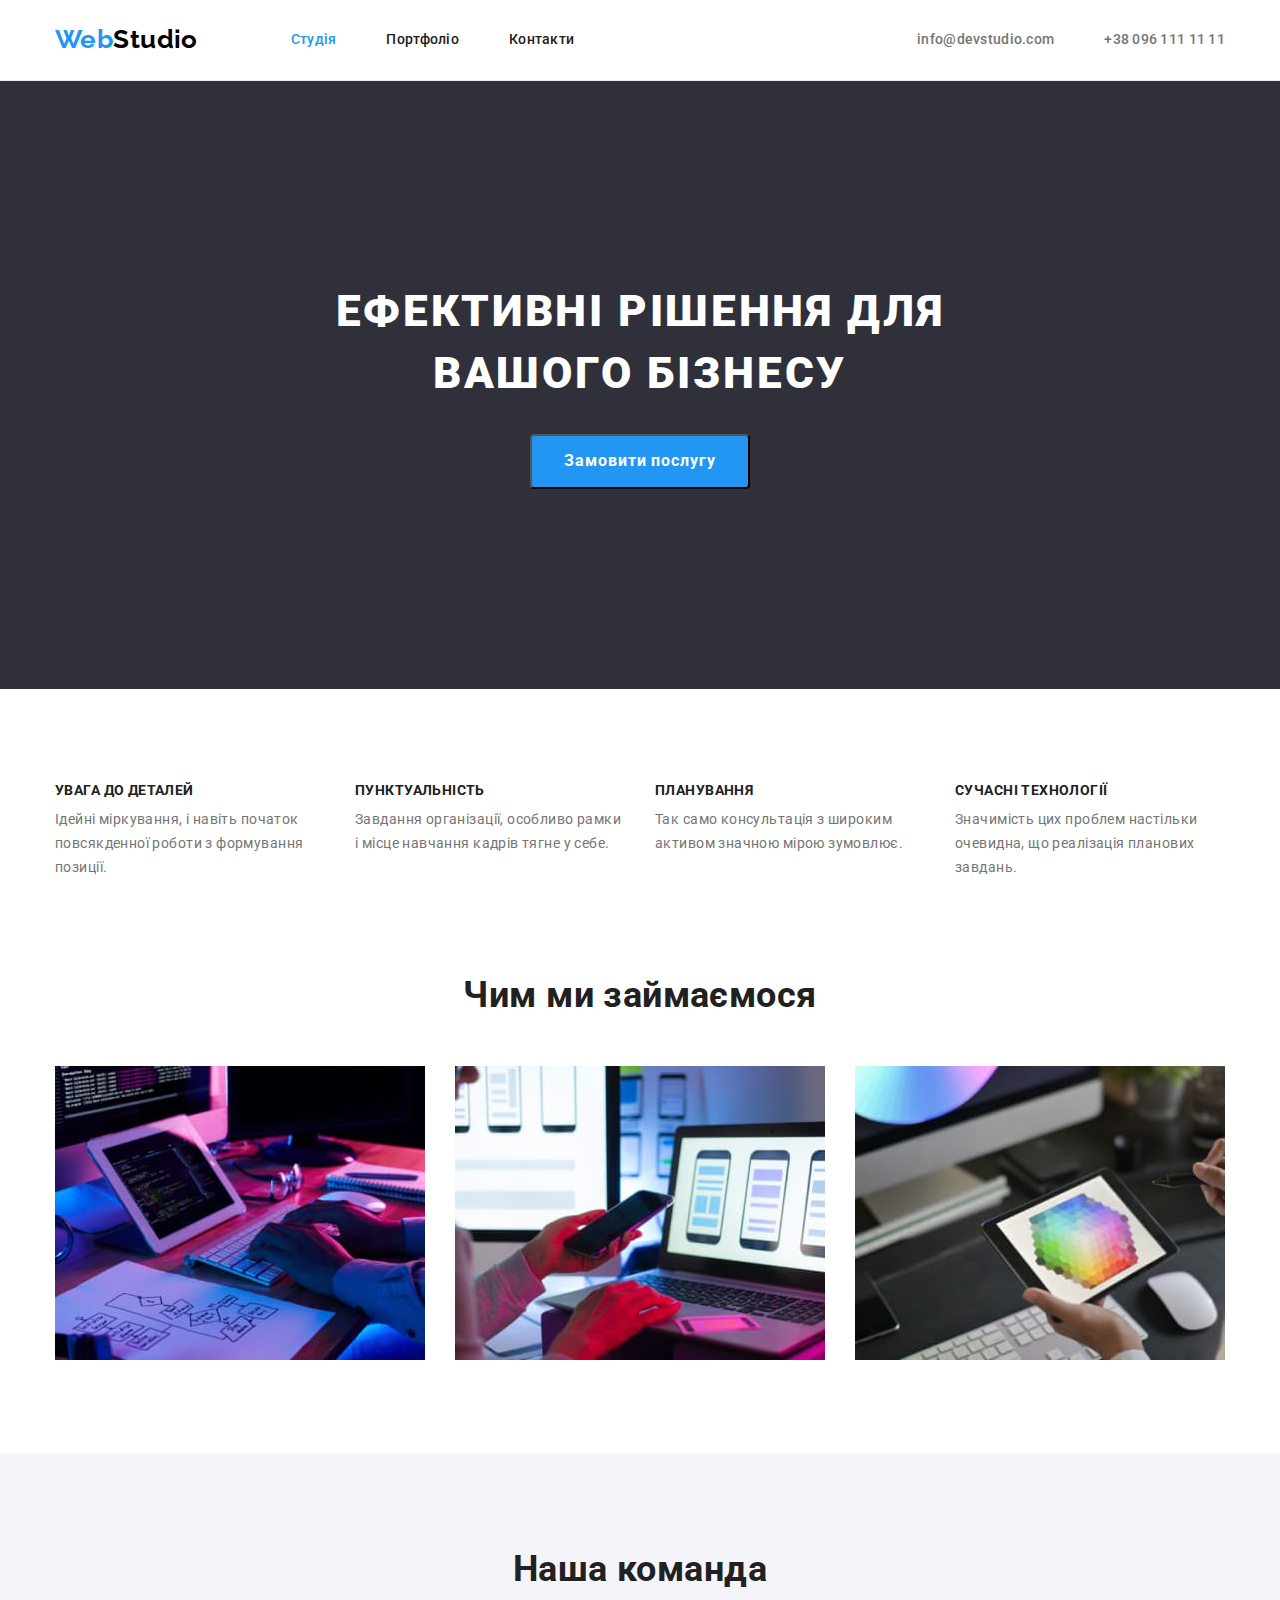
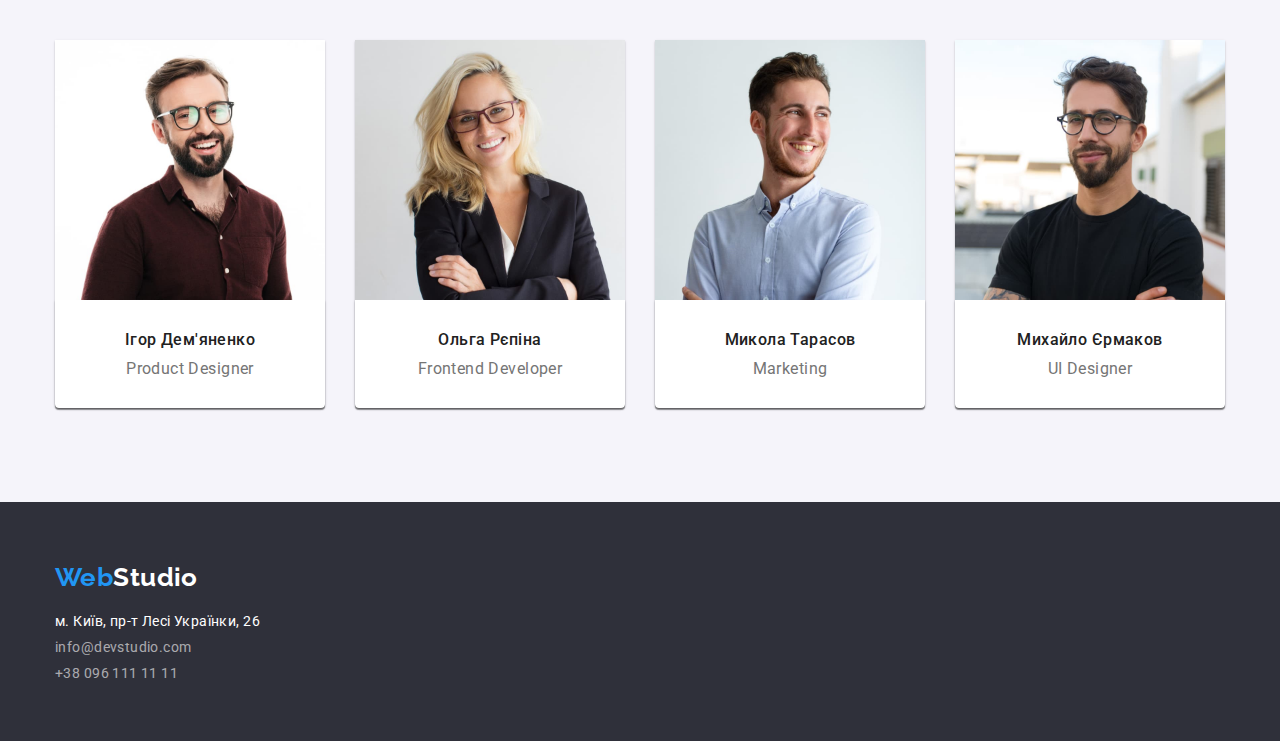
<file: index.html>
<!DOCTYPE html>
<html lang="uk">
<head>
    <meta charset="UTF-8">
    <meta http-equiv="X-UA-Compatible" content="IE=edge">
    <meta name="viewport" content="width=device-width, initial-scale=1.0">
    <title>Web Studio</title>
    <link rel="preconnect" href="https://fonts.googleapis.com">
    <link rel="preconnect" href="https://fonts.gstatic.com" crossorigin>
    <link href="https://fonts.googleapis.com/css2?family=Raleway:wght@700&family=Roboto:wght@400;500;700;900&display=swap" rel="stylesheet">
    <link rel="stylesheet" href="https://cdnjs.cloudflare.com/ajax/libs/modern-normalize/1.1.0/modern-normalize.min.css">
    <link rel="stylesheet" href="./css/styles.css">
</head>
<body>
    <!-- Шапка сторінки -->
    <header>
        <!-- Навігація на інші сторінки -->
      <div class="container main-nav">
        <nav class="main-nav">
            <a href="./index.html" class="logo main-nav"><span class="logo-word">Web</span>Studio</a>
        <ul class="site-nav">
            <li class="item"><a href="./index.html" class="link current">Студія</a></li>
            <li class="item"><a href="./portfolio.html" class="link">Портфоліо</a></li>
            <li class="item"><a href="#" class="link">Контакти</a></li>
        </ul>
        </nav>
        <!-- Контакти -->
        <ul class="auth-nav">
            <li class="item"><a href="mailto:info@devstudio.com" class="link">info@devstudio.com</a></li>
            <li class="item"><a href="tel:+380961111111" class="link">+38 096 111 11 11</a></li>
        </ul>
      </div>
    </header>
    <!-- Основний контент -->
   <main>
    <!-- Герой -->
    <section class="hero">
       <div class="container">
         <h1 class="hero-title">Ефективні рішення для вашого бізнесу</h1>
         <button type="button" class="button primary">Замовити послугу</button>
       </div>
    </section>
    <!-- Наші особливості -->
    <section class="section">
        <div class="container ">
            <h2 class="section-title visually-hidden">Наші особливості</h2>
        <ul class="features">
            <li class="item">
                <h3 class="title">Увага до деталей</h3>
                <p class="text">Ідейні міркування, і навіть початок повсякденної роботи з формування позиції.</p>
            </li>
            <li class="item">
                <h3 class="title">Пунктуальність</h3>
                <p class="text">Завдання організації, особливо рамки і місце навчання кадрів тягне у себе.</p>
            </li>
            <li class="item">
                <h3 class="title">Планування</h3>
                <p class="text">Так само консультація з широким активом значною мірою зумовлює.</p>
            </li>
            <li class="item">
                <h3 class="title">Сучасні технології</h3>
                <p class="text">Значимість цих проблем настільки очевидна, що реалізація планових завдань.</p>
            </li>
        </ul>
        </div>
    </section>
    <!-- Чим ми займаємося -->
    <section class="section no-padding">
       <div class="container">
         <h2 class="section-title">Чим ми займаємося</h2>
        <ul class="section-list">
            <li class="item"><img src="./images/img.jpg" alt="Десктопні додатки" width="370"></li>
            <li class="item"><img src="./images/img-2.jpg" alt="Мобільні додатки" width="370"></li>
            <li class="item"><img src="./images/img-3.jpg" alt="Дизайнерські рішення" width="370"></li>
        </ul>
       </div>
    </section>
    <!-- Наша команда -->
    <section class="section">
        <div class="container">
            <h2 class="section-title">Наша команда</h2>
        <ul class="worker">
            <li class="item"><img src="./images/img-4.jpg" alt="Усміхнений мужчина в окулярах" width="270" class="img">
            <div class="element"><h3 class="worker-title">Ігор Дем'яненко</h3><p lang="en" class="worker-text">Product Designer</p></div></li>
            <li class="item"><img src="./images/img-5.jpg" alt="Усміхнена дівчина" width="270" class="img">
            <div class="element"><h3 class="worker-title">Ольга Рєпіна</h3><p lang="en" class="worker-text">Frontend Developer</p></div></li>
            <li class="item"><img src="./images/img-6.jpg" alt="Усміхнений хлопець" width="270" class="img">
            <div class="element"><h3 class="worker-title">Микола Тарасов</h3><p lang="en" class="worker-text">Marketing</p></div></li>
            <li class="item"><img src="./images/img-7.jpg" alt="Хлопець в окулярах" width="270" class="img">
            <div class="element"><h3 class="worker-title">Михайло Єрмаков</h3><p lang="en" class="worker-text">UI Designer</p></div></li>
        </ul>
        </div>
    </section>
   </main>
   <!-- Футер -->
   <footer class="footer">
    <div class="container">
        <a href="./index.html" class="logo"><span class="logo-word">Web</span>Studio</a>
    <address>
        <ul class="adress">
            <li class="item"><a href="https://goo.gl/maps/bKzN3VFKRx83bwKXA" target="_blank" rel="noopener noreferrer nofollow" class="adress-title">м. Київ, пр-т Лесі Українки, 26</a></li>
            <li class="item"><a href="mailto:info@devstudio.com" class="adress-contact">info@devstudio.com</a></li>
            <li class="item"><a href="tel:+380961111111" class="adress-contact">+38 096 111 11 11</a></li>
        </ul>
    </address>
    </div>
   </footer>
</body>
</html>
</file>
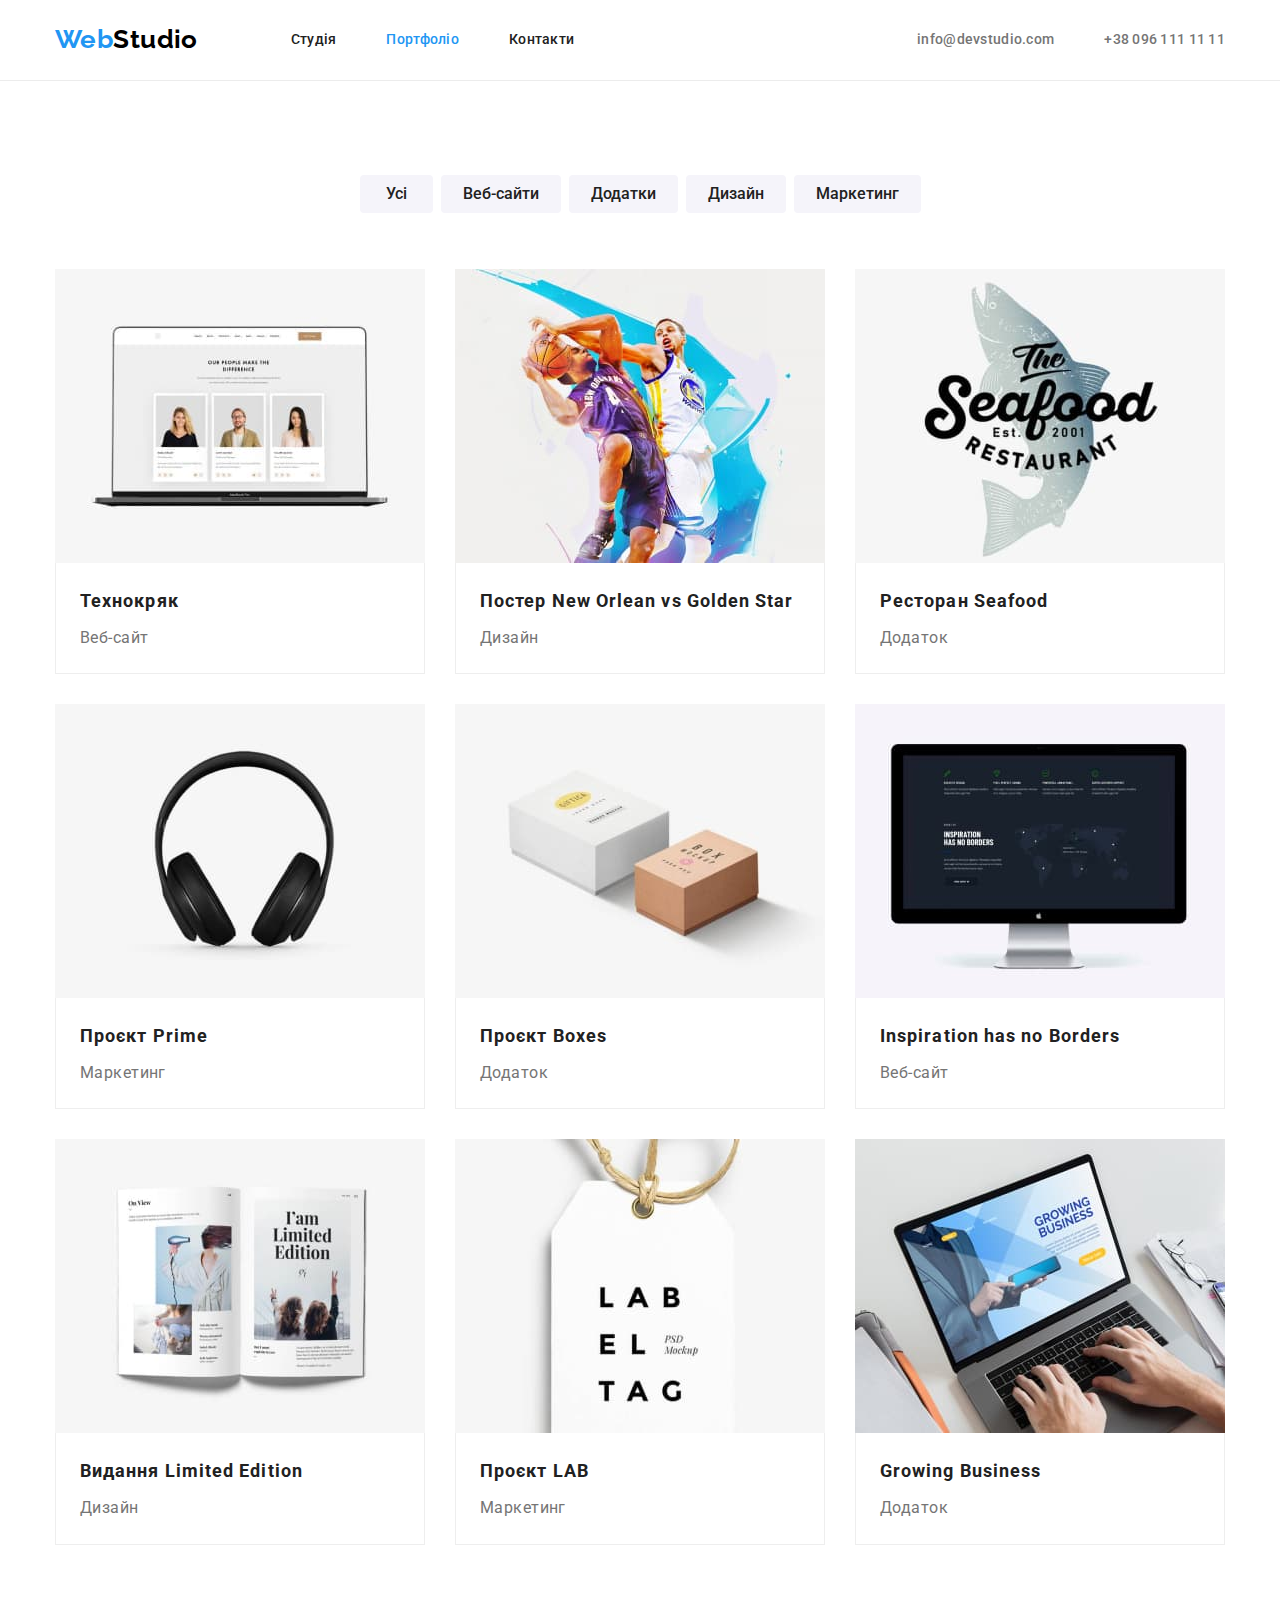
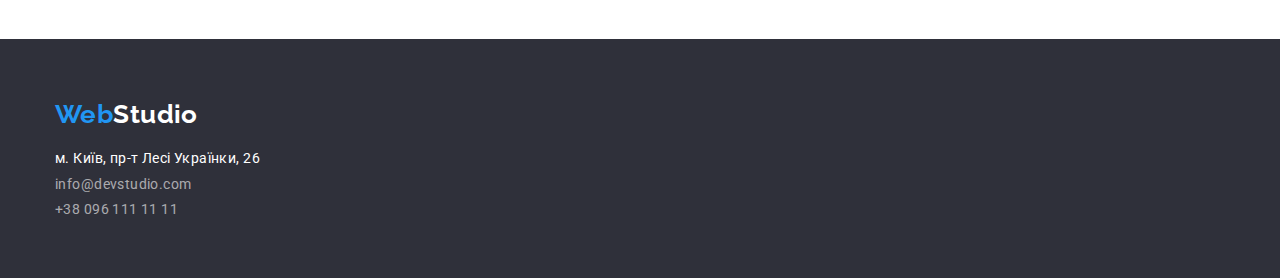
<file: portfolio.html>
<!DOCTYPE html>
<html lang="uk">
<head>
    <meta charset="UTF-8">
    <meta http-equiv="X-UA-Compatible" content="IE=edge">
    <meta name="viewport" content="width=device-width, initial-scale=1.0">
    <title>Web Studio</title>
    <link rel="preconnect" href="https://fonts.googleapis.com">
    <link rel="preconnect" href="https://fonts.gstatic.com" crossorigin>
    <link href="https://fonts.googleapis.com/css2?family=Raleway:wght@700&family=Roboto:wght@400;500;700;900&display=swap" rel="stylesheet">
    <link rel="stylesheet" href="https://cdnjs.cloudflare.com/ajax/libs/modern-normalize/1.1.0/modern-normalize.min.css">
    <link rel="stylesheet" href="./css/styles.css">
</head>
<body>
    <!-- Шапка сторінки -->
    <header>
        <!-- Навігація на інші сторінки -->
      <div class="container main-nav">
          <nav class="main-nav">
            <a href="./index.html" class="logo main-nav"><span class="logo-word">Web</span>Studio</a>
        <ul class="site-nav">
            <li class="item"><a href="./index.html" class="link">Студія</a></li>
            <li class="item"><a href="./portfolio.html" class="link current">Портфоліо</a></li>
            <li class="item"><a href="#" class="link">Контакти</a></li>
        </ul>
        </nav>
        <!-- Контакти -->
        <ul class="auth-nav">
            <li class="item"><a href="mailto:info@devstudio.com" class="link">info@devstudio.com</a></li>
            <li class="item"><a href="tel:+380961111111" class="link">+38 096 111 11 11</a></li>
        </ul>
      </div>
    </header>
    <!--  Основний контент -->
    <main>
        <section class="section">
            <div class="container">
                <!-- заголовок -->
            <h1 class="visually-hidden">Портфоліо</h1>
            <!-- кнопки-фільтри -->
            <ul class="filter">
                <li class="item"><button type="button" class="button secondary current">Усі</button></li>
                <li class="item"><button type="button" class="button secondary">Веб-сайти</button></li>
                <li class="item"><button type="button" class="button secondary">Додатки</button></li>
                <li class="item"><button type="button" class="button secondary">Дизайн</button></li>
                <li class="item"><button type="button" class="button secondary">Маркетинг</button></li>
            </ul>
            <!-- картки портфоліо -->
            <ul class="work-list">
                <li class="flex-element"><a href="" class="link"><img src="./images/img-8(1).jpg" alt="Група людей" width="370">
                <div class="project"><h2 class="project-title">Технокряк</h2><p class="project-text">Веб-сайт</p></div></a></li>
                <li class="flex-element"><a href="" class="link"><img src="./images/img-8.jpg" alt="Баскетболісти" width="370">
                <div class="project"><h2 class="project-title">Постер New Orlean vs Golden Star</h2><p class="project-text">Дизайн</p></div></a></li>
                <li class="flex-element"><a href="" class="link"><img src="./images/img-9.jpg" alt="Лого ресторану" width="370">
                <div class="project"><h2 class="project-title">Ресторан Seafood</h2><p class="project-text">Додаток</p></div></a></li>
                <li class="flex-element"><a href="" class="link"><img src="./images/img-10.jpg" alt="Навушники" width="370">
                <div class="project"><h2 class="project-title">Проєкт Prime</h2><p class="project-text">Маркетинг</p></div></a></li>
                <li class="flex-element"><a href="" class="link"><img src="./images/img-11.jpg" alt="Коробки" width="370">
                <div class="project"><h2 class="project-title">Проєкт Boxes</h2><p class="project-text">Додаток</p></div></a></li>
                <li class="flex-element"><a href="" class="link"><img src="./images/img-12.jpg" alt="Монітор" width="370">
                <div class="project"><h2 lang="en" class="project-title">Inspiration has no Borders</h2><p class="project-text">Веб-сайт</p></div></a></li>
                <li class="flex-element"><a href="" class="link"><img src="./images/img-13.jpg" alt="Журнал" width="370">
                <div class="project"><h2 class="project-title">Видання Limited Edition</h2><p class="project-text">Дизайн</p></div></a></li>
                <li class="flex-element"><a href="" class="link"><img src="./images/img-14.jpg" alt="Бірка" width="370">
                <div class="project"><h2 class="project-title">Проєкт LAB</h2><p class="project-text">Маркетинг</p></div></a></li>
                <li class="flex-element"><a href="" class="link"><img src="./images/img-15.jpg" alt="Ноутбук" width="370">
                <div class="project"><h2 lang="en" class="project-title">Growing Business</h2><p class="project-text">Додаток</p></div></a></li>
            </ul>
            </div>
        </section>
    </main>
    <!-- Футер -->
   <footer class="footer">
    <div class="container">
        <a href="./index.html" class="logo"><span class="logo-word">Web</span>Studio</a>
    <address>
        <ul class="adress">
            <li class="item"><a href="https://goo.gl/maps/bKzN3VFKRx83bwKXA" target="_blank" rel="noopener noreferrer nofollow" class="adress-title">м. Київ, пр-т Лесі Українки, 26</a></li>
            <li class="item"><a href="mailto:info@devstudio.com" class="adress-contact">info@devstudio.com</a></li>
            <li class="item"><a href="tel:+380961111111" class="adress-contact">+38 096 111 11 11</a></li>
        </ul>
    </address>
    </div>
   </footer>
    </body>
</html>
</file>
<file: css/styles.css>
:root {
    --primary-text-color:#757575;
    --secondary-gray-color:#F5F4FA;
    --title-text-color:#212121;
    --accent-color:#2196F3;
    --primary-white-color:#FFFFFF;
    --secondary-white-color:rgba(255, 255, 255, 0.6);
    --background-grey:#2F303A;
    --hover-blue-color:#188CE8;
}

header {
    border-bottom: 1px solid #ECECEC;
}

body {
    background-color: var(--primary-white-color);
    color: var(--primary-text-color);

    font-family: roboto, sans-serif;
    letter-spacing: 0.03em;
    font-size: 14px;
}

h1, h2, h3, p, ul {
    margin-top: 0;
    margin-bottom: 0;
}

img, svg {
    display: block;
}

.container {
margin-left: auto;
margin-right: auto;
width: 1200px;
padding-left: 15px;
padding-right: 15px;
}

/* logo */
.logo {
    color: #000000;

    font-family: Raleway, sans-serif;
    font-weight: 700;
    font-size: 26px;
    line-height: 1.2;
    text-decoration: none;
}

.logo-word {
    color: var(--accent-color);

    font-family: Raleway, sans-serif;
}

/* маркери */
ul {
    list-style: none;
    padding-inline-start: 0;
}

/* прихований текст */
.visually-hidden {
  position: absolute;
    white-space: nowrap;
    width: 1px;
    height: 1px;
    overflow: hidden;
    border: 0;
    padding: 0;
    clip: rect(0 0 0 0);
    clip-path: inset(50%);
    margin: -1px;
}

/* main nav */
.main-nav {
    display: flex;
    align-self: center;
}

/* site nav */
.site-nav {
    display: flex;
    margin-left: 93px;
}

.site-nav .item+ .item {
    margin-left: 50px;
}

.site-nav .link {
    display: block;
    padding-top: 32px;
    padding-bottom: 32px;

    color: var(--title-text-color);
    letter-spacing: 0.02em;

    font-weight: 500;
    line-height: 1.14;
    text-decoration: none;
}

.site-nav .link:hover,
.site-nav .link:focus {
    color: var(--accent-color);
}

.site-nav .link.current {
    color: var(--accent-color);
}

/* контакти */
.auth-nav {
    display: flex;
    margin-left: auto;
}

.auth-nav .item+ .item {
    margin-left: 50px;
}

.auth-nav .link {
    display: block;
    padding-top: 32px;
    padding-bottom: 32px;

    color: var(--primary-text-color);

    font-weight: 500;
    line-height: 1.14;
    letter-spacing: 0.02em;
    text-decoration: none;
}

.auth-nav .link:hover,
.auth-nav .link:focus {
    color: var(--accent-color);
}

/* footer */
.footer {
    padding-top: 60px;
    padding-bottom: 60px;

    background-color: var(--background-grey);
}

.footer .logo {
    display: block;
    margin-bottom: 20px;

    color: var(--primary-white-color);

    font-family: Raleway, sans-serif;
    font-weight: 700;
    font-size: 26px;
    line-height: 1.2;
    text-decoration: none;
}

.adress {
     font-style: normal;   
}

.adress .item+ .item {
    margin-top: 9px;
} 

.adress-title {
    color: var(--primary-white-color);
    text-decoration: none;
    line-height: 1.19;
}

.adress-contact {
    color: var(--secondary-white-color);
    text-decoration: none;
    line-height: 1.19;
}

.adress-contact:hover {
    color: var(--accent-color);
}

.adress-contact:focus {
    color: var(--accent-color);
}

/* index */
/* hero */
.hero {
    background-color: var(--background-grey);
    text-align: center;
    padding-top: 200px;
    padding-bottom: 200px;
}
.hero-title {
    width: 696px;
    margin: 0 auto;
    margin-bottom: 30px;

    color: var(--primary-white-color);

    font-style: normal;
    font-weight: 900;
    font-size: 44px;
    line-height: 1.4;
    letter-spacing: 0.06em;
    text-transform: uppercase;
}

/* button */
.button {
    display: inline-block;
    border-radius: 4px;
    text-align: center;

    color: var(--primary-white-color);
    background-color: var(--accent-color);

    font-family: inherit;
    font-weight: 700;
    font-size: 16px;
    line-height: 1.9;
}

.button.primary {
    padding: 10px 32px;
    min-width: 216px;

    color: var(--primary-white-color);
    background-color: var(--accent-color);

    letter-spacing: 0.06em;
    cursor: pointer;
}

.button.primary:hover {
    color: var(--primary-white-color);
    background-color: var(--hover-blue-color);
}

.button.primary:focus {
    color: var(--primary-white-color);
    background-color: var(--hover-blue-color);
}

/* features */
.features {
    display: flex;
}

.features .title {
    margin-bottom: 10px;

    color: var(--title-text-color);

    font-size: 14px;
    line-height: 1.14;
    text-transform: uppercase;
}

.features .item {
    width: 270px;
}

.features .item+ .item {
    margin-left: 30px;
}

.features .text {
    line-height: 1.7;
}

/* section */
.section {
    padding-top: 94px;
    padding-bottom: 94px;
}

.section:nth-child(4) {
    background-color: var(--secondary-gray-color);
}

.section.no-padding {
    padding-top: 0;
}

.section-title {
    margin-bottom: 50px;

    color: var(--title-text-color);

    font-size: 36px;
    line-height: 1.17;
    text-align: center;
}

.section-list {
    display: flex;
}

.section-list .item+ .item {
    margin-left: 30px;
}

/* команда */
.team {
    padding-top: 94px;
    padding-bottom: 94px;

    background-color: var(--secondary-gray-color);
}
.worker .worker-title {
    margin-bottom: 10px;

    color: var(--title-text-color);

    font-weight: 500; 
    font-size: 16px;
    line-height: 1.19;
    text-align: center;
}

.worker {
    display: flex;
}

.worker .item+ .item {
    margin-left: 30px;
}

.worker .item {
    background-color: var(--primary-white-color);
    border-bottom-left-radius: 4px;
    border-bottom-right-radius: 4px;
    box-shadow: 0px 1px 3px rgba(0, 0, 0, 0.12), 0px 1px 1px rgba(0, 0, 0, 0.14), 0px 2px 1px rgba(0, 0, 0, 0.2);
}

.worker .element {
    border-bottom-left-radius: 4px;
    border-bottom-right-radius: 4px;
    box-shadow: 0px 1px 3px rgba(0, 0, 0, 0.12), 0px 1px 1px rgba(0, 0, 0, 0.14), 0px 2px 1px rgba(0, 0, 0, 0.2);
    padding-top: 30px;
    padding-bottom: 30px;
}

.worker .worker-text {
    font-size: 16px;
    line-height: 1.19;
    text-align: center;
}

/* portfolio */
/* button */
.button.secondary {
    padding: 6px 22px;
    min-width: 73px;

    color: var(--title-text-color);
    background-color: var(--secondary-gray-color);

    font-weight: 500;
    font-size: 16px;
    line-height: 1.6;
    cursor: pointer;
    border: none;
}

.button.secondary:hover{
    color: var(--primary-white-color);
    background-color: var(--accent-color);
}

.button.secondary:focus {
    color: var(--primary-white-color);
    background-color: var(--accent-color);
}

.section .filter {
    display: flex;
    justify-content: center;
    margin-bottom: 56px;
}

.filter .item+ .item {
    margin-left: 8px;
}

/* work */
.work-list {
    display: flex;
    flex-wrap: wrap;
    gap: 30px;
}

.flex-element .link {
    text-decoration: none;
}

.project .project-title {
    margin-bottom: 4px;

    color: var(--title-text-color);

    font-size: 18px;
    line-height: 2;
    letter-spacing: 0.06em;
}

.project .project-text {
    color: var(--primary-text-color);

    font-size: 16px;
    line-height: 1.9;
}

.project {
    border: 1px solid #EEEEEE;
    border-top: none;
    padding: 20px 24px;
}
</file>
